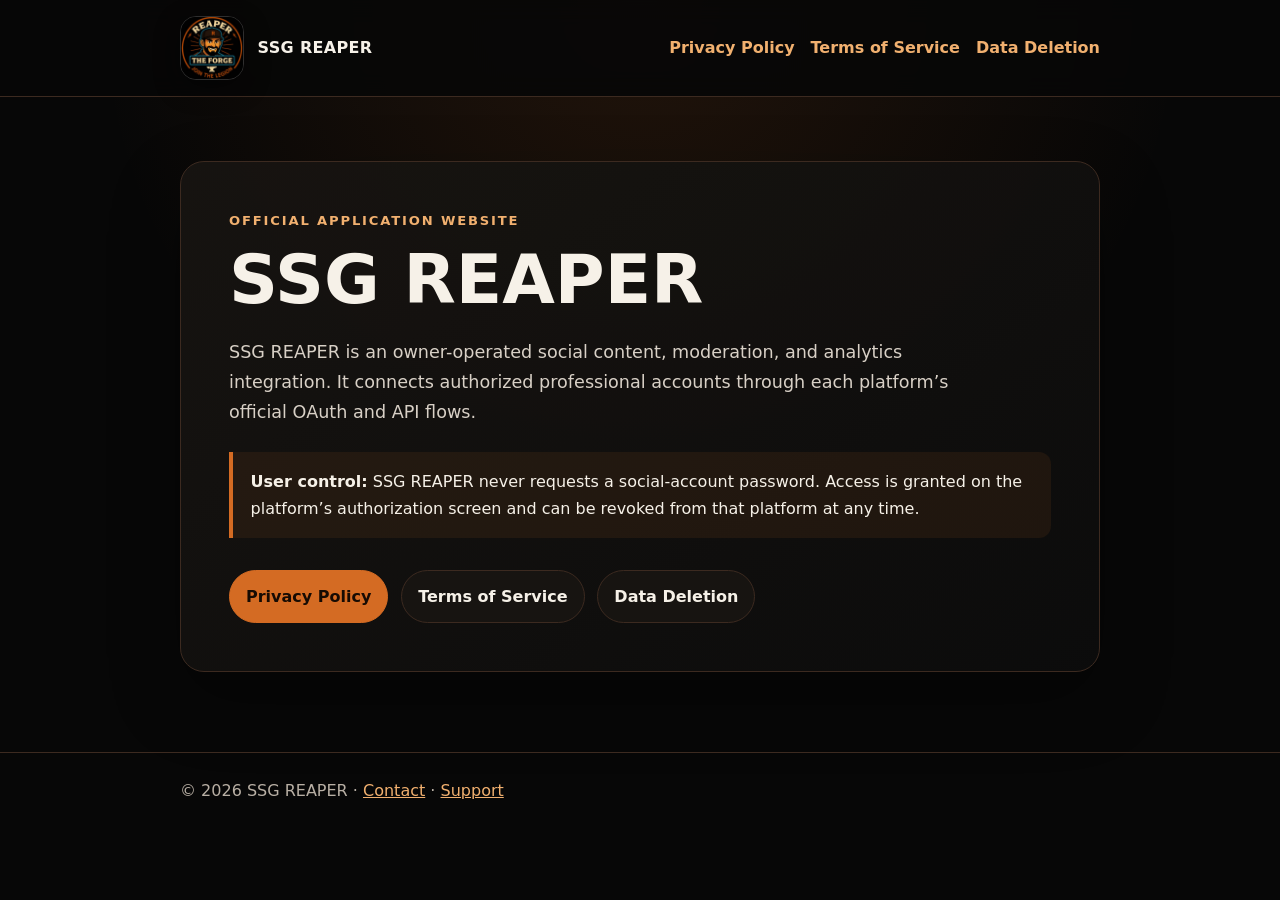
<file: index.html>
<!doctype html>
<html lang="en">
<head>
  <meta charset="utf-8">
  <meta name="viewport" content="width=device-width,initial-scale=1">
  <title>SSG REAPER</title>
  <meta name="description" content="Official website and legal information for SSG REAPER, an owner-operated social content and analytics integration.">
  <link rel="icon" type="image/png" href="reaper-icon-1024.png">
  <link rel="stylesheet" href="styles.css">
</head>
<body>
<header class="site-header"><div class="header-inner">
  <a class="brand" href="index.html"><img class="app-icon" src="reaper-icon-1024.png" alt="SSG REAPER" width="64" height="64"><span>SSG REAPER</span></a>
  <nav aria-label="Legal navigation"><a href="privacy.html">Privacy Policy</a><a href="tos.html">Terms of Service</a><a href="data-deletion.html">Data Deletion</a></nav>
</div></header>
<main><section class="hero">
  <div class="eyebrow">Official application website</div>
  <h1>SSG REAPER</h1>
  <p class="lead">SSG REAPER is an owner-operated social content, moderation, and analytics integration. It connects authorized professional accounts through each platform’s official OAuth and API flows.</p>
  <div class="notice"><strong>User control:</strong> SSG REAPER never requests a social-account password. Access is granted on the platform’s authorization screen and can be revoked from that platform at any time.</div>
  <div class="actions"><a class="button primary" href="privacy.html">Privacy Policy</a><a class="button" href="tos.html">Terms of Service</a><a class="button" href="data-deletion.html">Data Deletion</a></div>
</section></main>
<footer><div class="footer-inner">© 2026 SSG REAPER · <a href="mailto:sargesgaming@gmail.com">Contact</a> · <a href="https://github.com/SSGREAPER/we-are-legion-legal/issues">Support</a></div></footer>
</body></html>
</file>
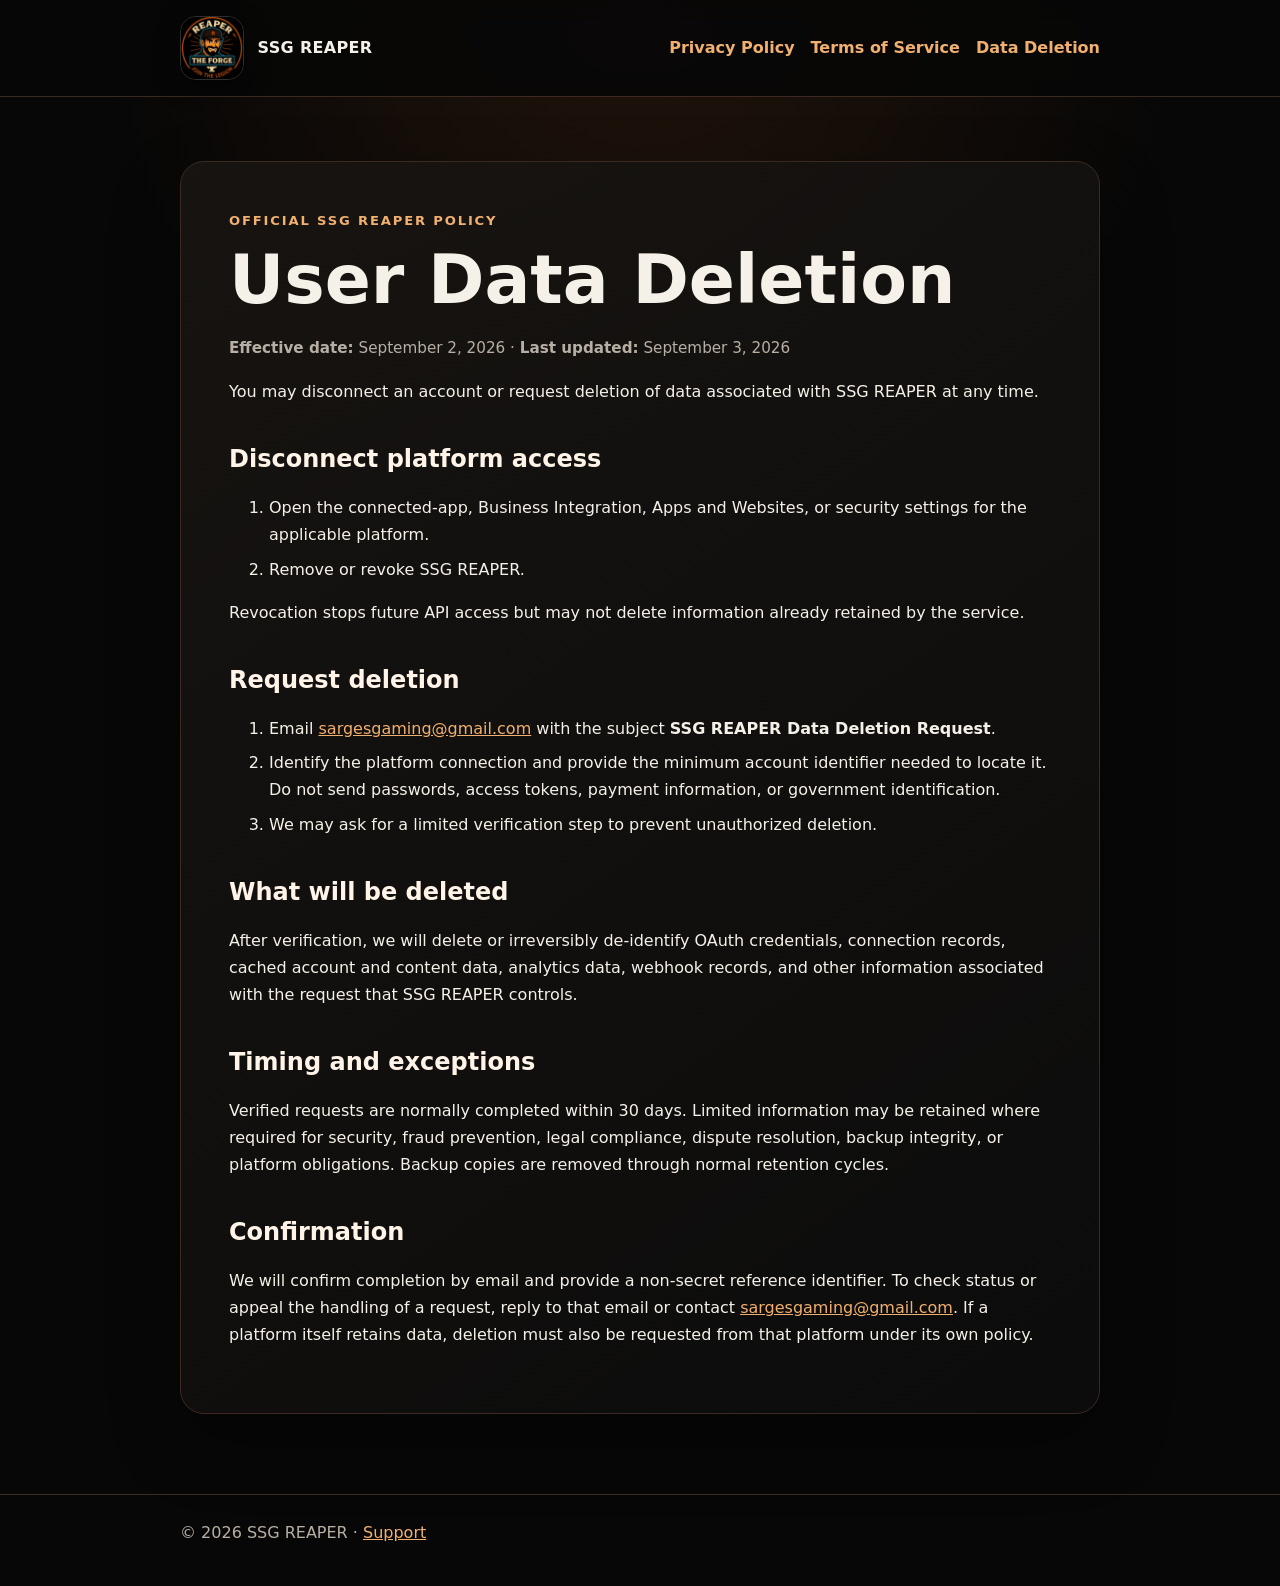
<file: data-deletion.html>
<!doctype html>
<html lang="en">
<head>
  <meta charset="utf-8">
  <meta name="viewport" content="width=device-width,initial-scale=1">
  <title>SSG REAPER Data Deletion</title>
  <meta name="description" content="Instructions for deleting data processed by SSG REAPER">
  <link rel="icon" type="image/png" href="reaper-icon-1024.png">
  <link rel="stylesheet" href="styles.css">
</head>
<body>
<header class="site-header"><div class="header-inner">
  <a class="brand" href="index.html"><img class="app-icon" src="reaper-icon-1024.png" alt="SSG REAPER" width="64" height="64"><span>SSG REAPER</span></a>
  <nav aria-label="Legal navigation"><a href="privacy.html">Privacy Policy</a><a href="tos.html">Terms of Service</a><a href="data-deletion.html">Data Deletion</a></nav>
</div></header>
<main><article class="policy">
  <div class="eyebrow">Official SSG REAPER policy</div>
  <h1>User Data Deletion</h1>
  <p class="meta"><strong>Effective date:</strong> September 2, 2026 · <strong>Last updated:</strong> September 3, 2026</p>
  <p>You may disconnect an account or request deletion of data associated with SSG REAPER at any time.</p>

  <h2>Disconnect platform access</h2>
  <ol>
    <li>Open the connected-app, Business Integration, Apps and Websites, or security settings for the applicable platform.</li>
    <li>Remove or revoke SSG REAPER.</li>
  </ol>
  <p>Revocation stops future API access but may not delete information already retained by the service.</p>

  <h2>Request deletion</h2>
  <ol>
    <li>Email <a href="mailto:sargesgaming@gmail.com?subject=SSG%20REAPER%20Data%20Deletion%20Request">sargesgaming@gmail.com</a> with the subject <strong>SSG REAPER Data Deletion Request</strong>.</li>
    <li>Identify the platform connection and provide the minimum account identifier needed to locate it. Do not send passwords, access tokens, payment information, or government identification.</li>
    <li>We may ask for a limited verification step to prevent unauthorized deletion.</li>
  </ol>

  <h2>What will be deleted</h2>
  <p>After verification, we will delete or irreversibly de-identify OAuth credentials, connection records, cached account and content data, analytics data, webhook records, and other information associated with the request that SSG REAPER controls.</p>

  <h2>Timing and exceptions</h2>
  <p>Verified requests are normally completed within 30 days. Limited information may be retained where required for security, fraud prevention, legal compliance, dispute resolution, backup integrity, or platform obligations. Backup copies are removed through normal retention cycles.</p>

  <h2>Confirmation</h2>
  <p>We will confirm completion by email and provide a non-secret reference identifier. To check status or appeal the handling of a request, reply to that email or contact <a href="mailto:sargesgaming@gmail.com?subject=SSG%20REAPER%20Deletion%20Status">sargesgaming@gmail.com</a>. If a platform itself retains data, deletion must also be requested from that platform under its own policy.</p>
</article></main>
<footer><div class="footer-inner">© 2026 SSG REAPER · <a href="https://github.com/SSGREAPER/we-are-legion-legal/issues">Support</a></div></footer>
</body></html>
</file>
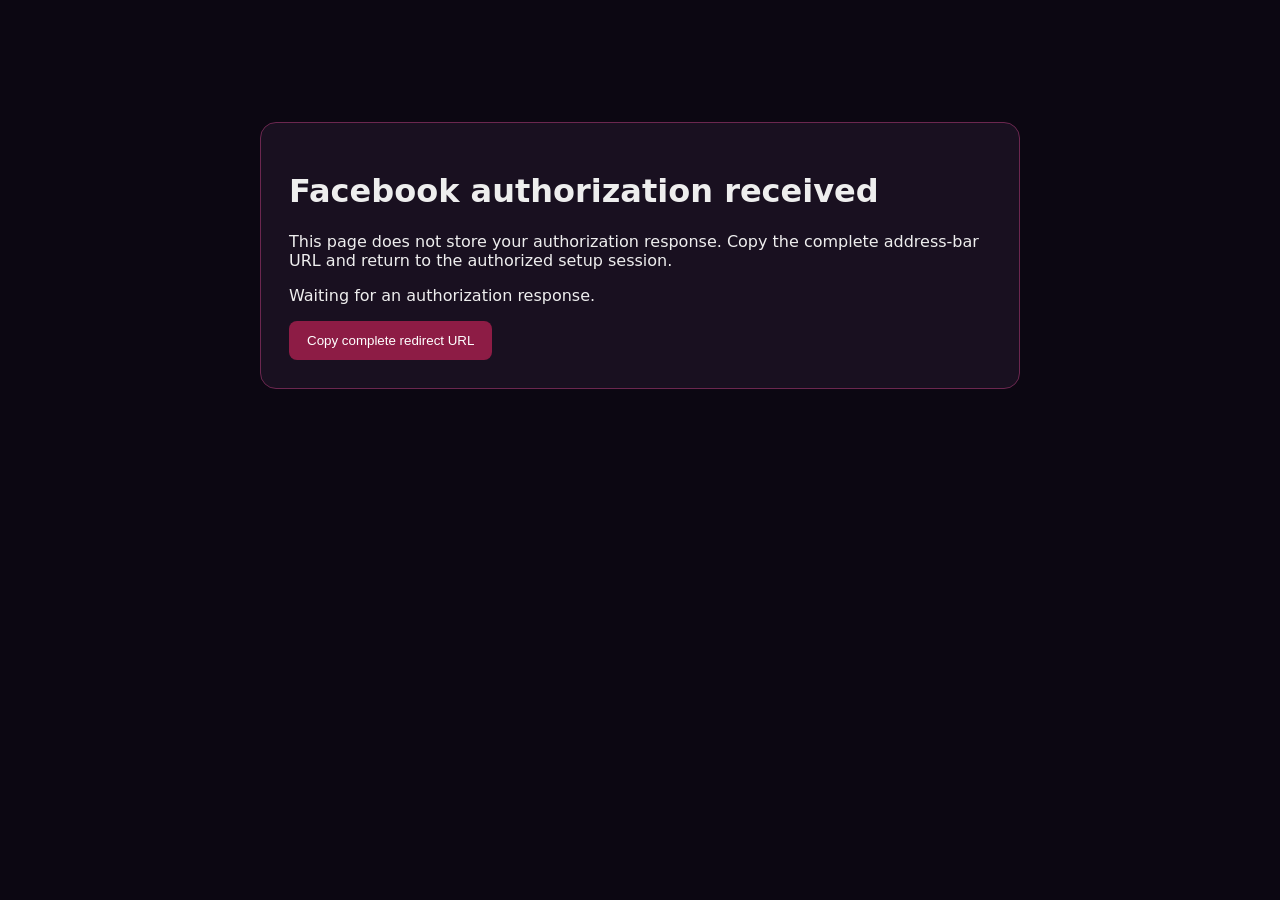
<file: facebook-oauth-callback.html>
<!doctype html><html lang="en"><meta charset="utf-8"><meta name="viewport" content="width=device-width,initial-scale=1"><title>Facebook OAuth Complete | SSG REAPER</title><style>body{font-family:system-ui;background:#0c0712;color:#eee;max-width:760px;margin:10vh auto;padding:32px}main{background:#191020;border:1px solid #6b274f;border-radius:16px;padding:28px}button{background:#8d1c45;color:white;border:0;border-radius:8px;padding:12px 18px}code{word-break:break-all;color:#ff9bbc}</style><main><h1>Facebook authorization received</h1><p>This page does not store your authorization response. Copy the complete address-bar URL and return to the authorized setup session.</p><p id="status"></p><button onclick="navigator.clipboard.writeText(location.href)">Copy complete redirect URL</button><script>const q=new URLSearchParams(location.search);document.getElementById('status').textContent=q.has('code')?'Authorization code received.':q.has('error')?'Authorization was not completed.':'Waiting for an authorization response.';</script></main>
</file>
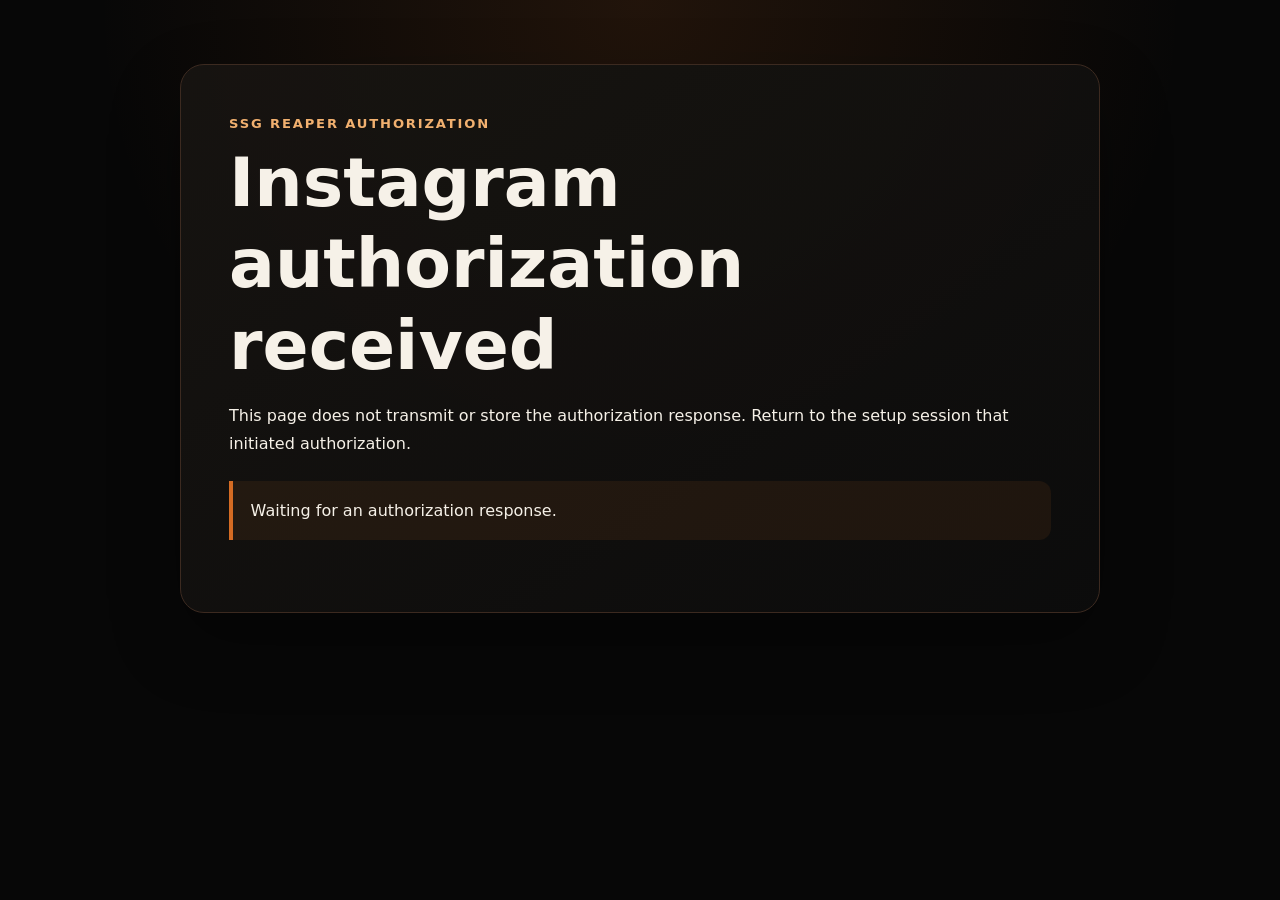
<file: instagram-oauth-callback.html>
<!doctype html>
<html lang="en">
<head>
  <meta charset="utf-8">
  <meta name="viewport" content="width=device-width,initial-scale=1">
  <title>Instagram Authorization Complete | SSG REAPER</title>
  <meta name="robots" content="noindex,nofollow">
  <link rel="icon" type="image/png" href="reaper-icon-1024.png">
  <link rel="stylesheet" href="styles.css">
</head>
<body>
<main><article class="policy">
  <div class="eyebrow">SSG REAPER authorization</div>
  <h1>Instagram authorization received</h1>
  <p>This page does not transmit or store the authorization response. Return to the setup session that initiated authorization.</p>
  <p id="status" class="notice">Checking authorization response…</p>
</article></main>
<script>
  const q = new URLSearchParams(location.search);
  const el = document.getElementById('status');
  el.textContent = q.has('code') ? 'Authorization code received. You may return to the setup session.' : q.has('error') ? 'Authorization was not completed.' : 'Waiting for an authorization response.';
  history.replaceState({}, document.title, location.pathname);
</script>
</body></html>
</file>
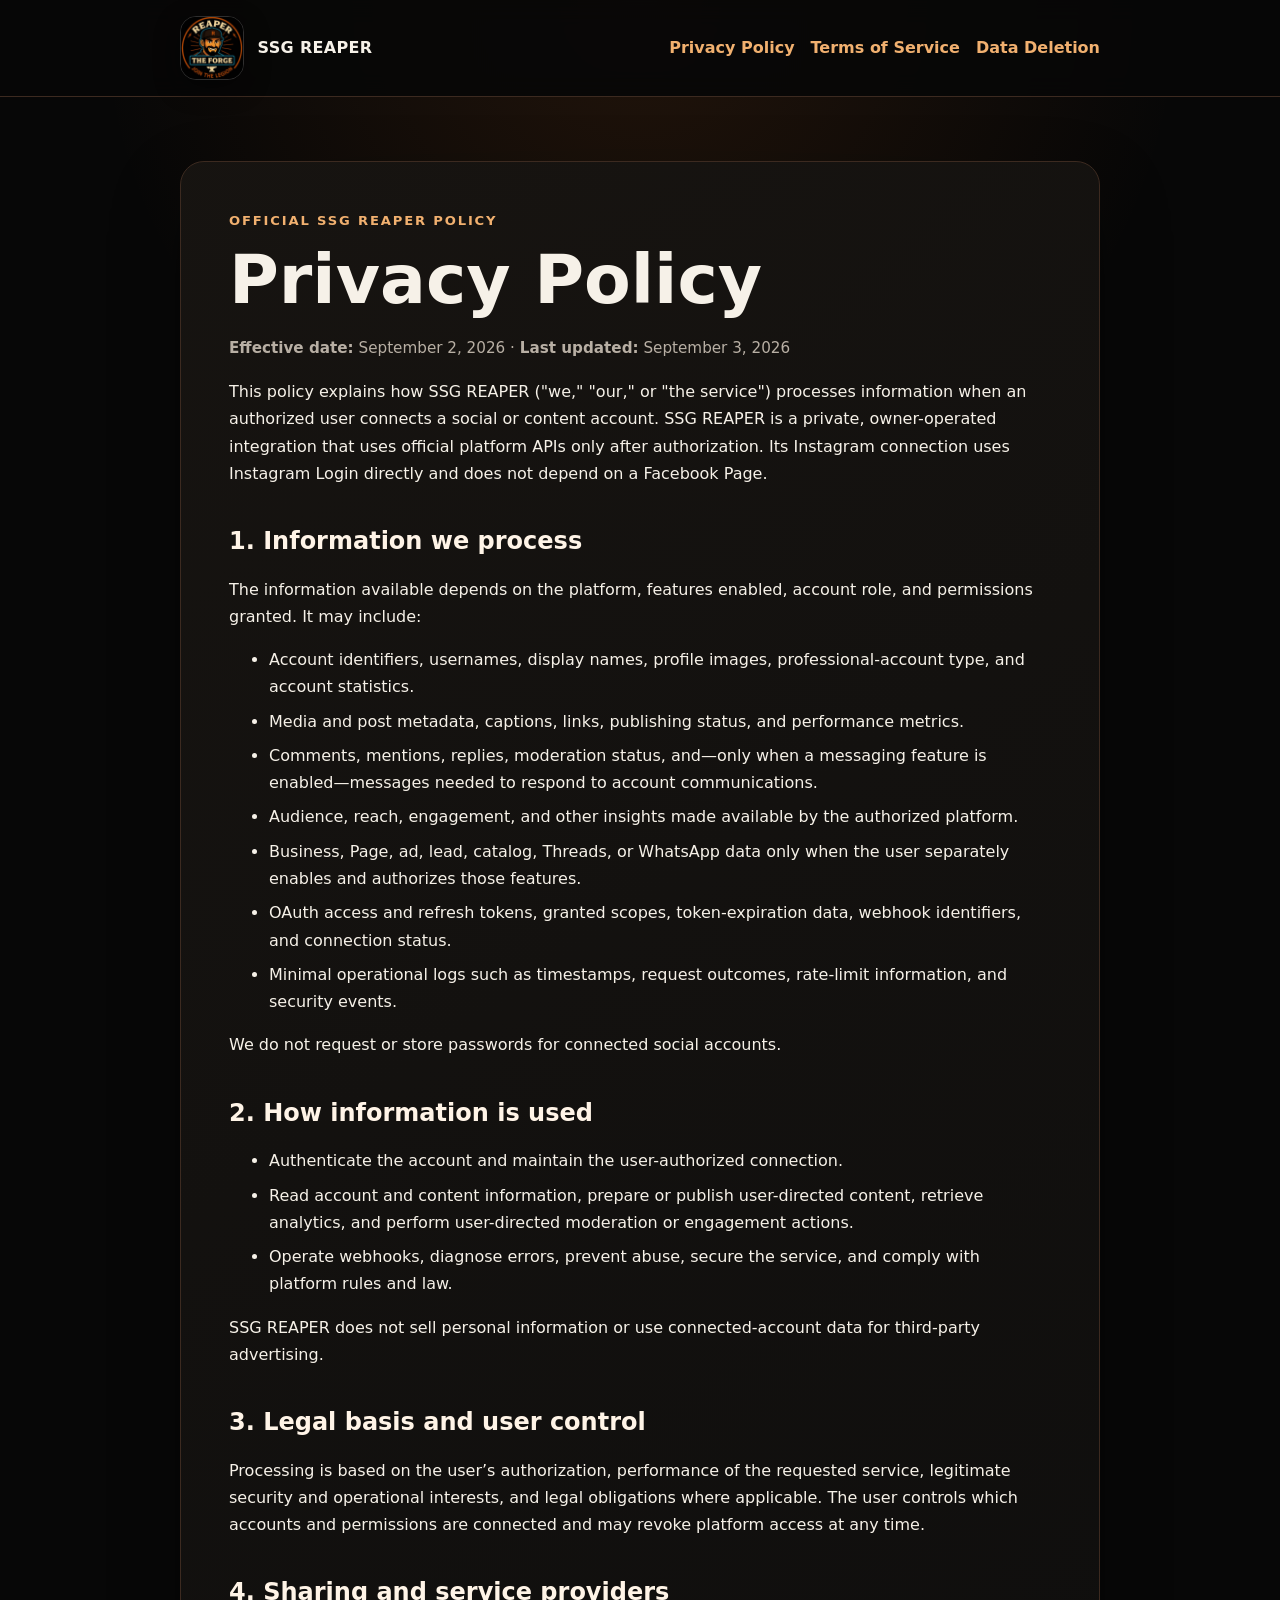
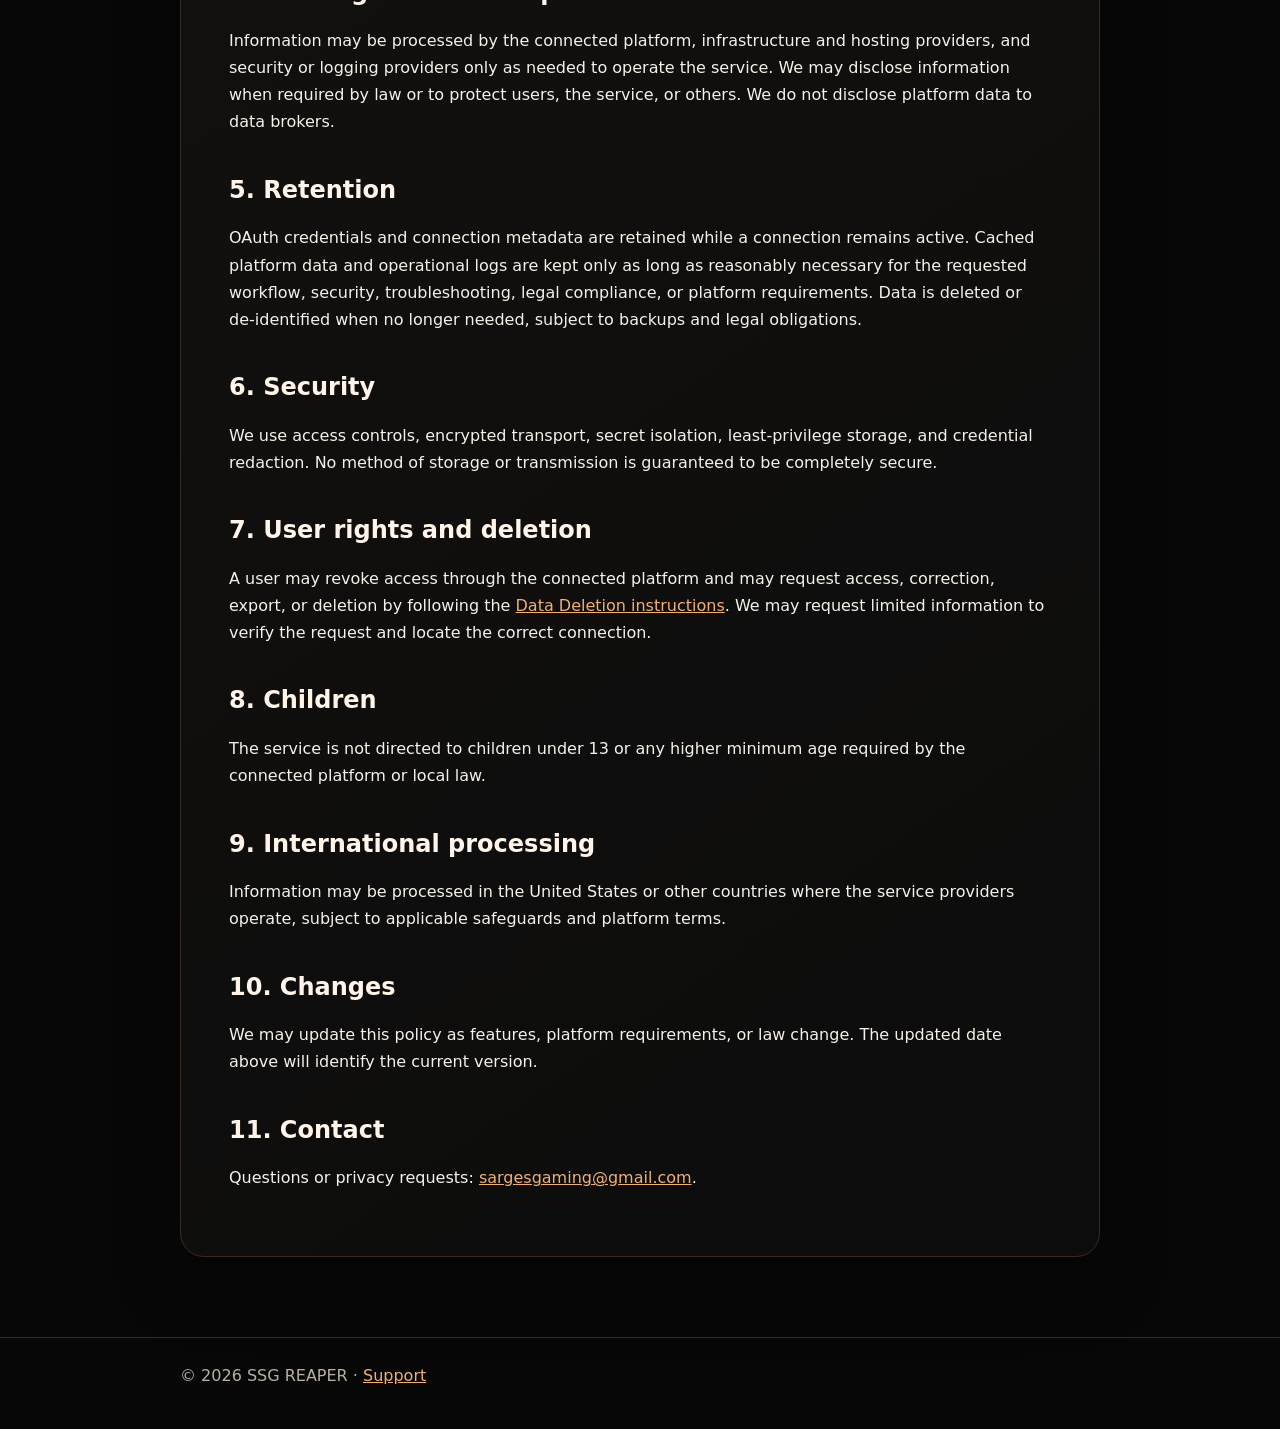
<file: privacy.html>
<!doctype html>
<html lang="en">
<head>
  <meta charset="utf-8">
  <meta name="viewport" content="width=device-width,initial-scale=1">
  <title>SSG REAPER Privacy Policy</title>
  <meta name="description" content="SSG REAPER Privacy Policy">
  <link rel="icon" type="image/png" href="reaper-icon-1024.png">
  <link rel="stylesheet" href="styles.css">
</head>
<body>
<header class="site-header"><div class="header-inner">
  <a class="brand" href="index.html"><img class="app-icon" src="reaper-icon-1024.png" alt="SSG REAPER" width="64" height="64"><span>SSG REAPER</span></a>
  <nav aria-label="Legal navigation"><a href="privacy.html">Privacy Policy</a><a href="tos.html">Terms of Service</a><a href="data-deletion.html">Data Deletion</a></nav>
</div></header>
<main><article class="policy">
  <div class="eyebrow">Official SSG REAPER policy</div>
  <h1>Privacy Policy</h1>
  <p class="meta"><strong>Effective date:</strong> September 2, 2026 · <strong>Last updated:</strong> September 3, 2026</p>
  <p>This policy explains how SSG REAPER ("we," "our," or "the service") processes information when an authorized user connects a social or content account. SSG REAPER is a private, owner-operated integration that uses official platform APIs only after authorization. Its Instagram connection uses Instagram Login directly and does not depend on a Facebook Page.</p>

  <h2>1. Information we process</h2>
  <p>The information available depends on the platform, features enabled, account role, and permissions granted. It may include:</p>
  <ul>
    <li>Account identifiers, usernames, display names, profile images, professional-account type, and account statistics.</li>
    <li>Media and post metadata, captions, links, publishing status, and performance metrics.</li>
    <li>Comments, mentions, replies, moderation status, and—only when a messaging feature is enabled—messages needed to respond to account communications.</li>
    <li>Audience, reach, engagement, and other insights made available by the authorized platform.</li>
    <li>Business, Page, ad, lead, catalog, Threads, or WhatsApp data only when the user separately enables and authorizes those features.</li>
    <li>OAuth access and refresh tokens, granted scopes, token-expiration data, webhook identifiers, and connection status.</li>
    <li>Minimal operational logs such as timestamps, request outcomes, rate-limit information, and security events.</li>
  </ul>
  <p>We do not request or store passwords for connected social accounts.</p>

  <h2>2. How information is used</h2>
  <ul>
    <li>Authenticate the account and maintain the user-authorized connection.</li>
    <li>Read account and content information, prepare or publish user-directed content, retrieve analytics, and perform user-directed moderation or engagement actions.</li>
    <li>Operate webhooks, diagnose errors, prevent abuse, secure the service, and comply with platform rules and law.</li>
  </ul>
  <p>SSG REAPER does not sell personal information or use connected-account data for third-party advertising.</p>

  <h2>3. Legal basis and user control</h2>
  <p>Processing is based on the user’s authorization, performance of the requested service, legitimate security and operational interests, and legal obligations where applicable. The user controls which accounts and permissions are connected and may revoke platform access at any time.</p>

  <h2>4. Sharing and service providers</h2>
  <p>Information may be processed by the connected platform, infrastructure and hosting providers, and security or logging providers only as needed to operate the service. We may disclose information when required by law or to protect users, the service, or others. We do not disclose platform data to data brokers.</p>

  <h2>5. Retention</h2>
  <p>OAuth credentials and connection metadata are retained while a connection remains active. Cached platform data and operational logs are kept only as long as reasonably necessary for the requested workflow, security, troubleshooting, legal compliance, or platform requirements. Data is deleted or de-identified when no longer needed, subject to backups and legal obligations.</p>

  <h2>6. Security</h2>
  <p>We use access controls, encrypted transport, secret isolation, least-privilege storage, and credential redaction. No method of storage or transmission is guaranteed to be completely secure.</p>

  <h2>7. User rights and deletion</h2>
  <p>A user may revoke access through the connected platform and may request access, correction, export, or deletion by following the <a href="data-deletion.html">Data Deletion instructions</a>. We may request limited information to verify the request and locate the correct connection.</p>

  <h2>8. Children</h2>
  <p>The service is not directed to children under 13 or any higher minimum age required by the connected platform or local law.</p>

  <h2>9. International processing</h2>
  <p>Information may be processed in the United States or other countries where the service providers operate, subject to applicable safeguards and platform terms.</p>

  <h2>10. Changes</h2>
  <p>We may update this policy as features, platform requirements, or law change. The updated date above will identify the current version.</p>

  <h2>11. Contact</h2>
  <p>Questions or privacy requests: <a href="mailto:sargesgaming@gmail.com?subject=SSG%20REAPER%20Privacy%20Request">sargesgaming@gmail.com</a>.</p>
</article></main>
<footer><div class="footer-inner">© 2026 SSG REAPER · <a href="https://github.com/SSGREAPER/we-are-legion-legal/issues">Support</a></div></footer>
</body></html>
</file>
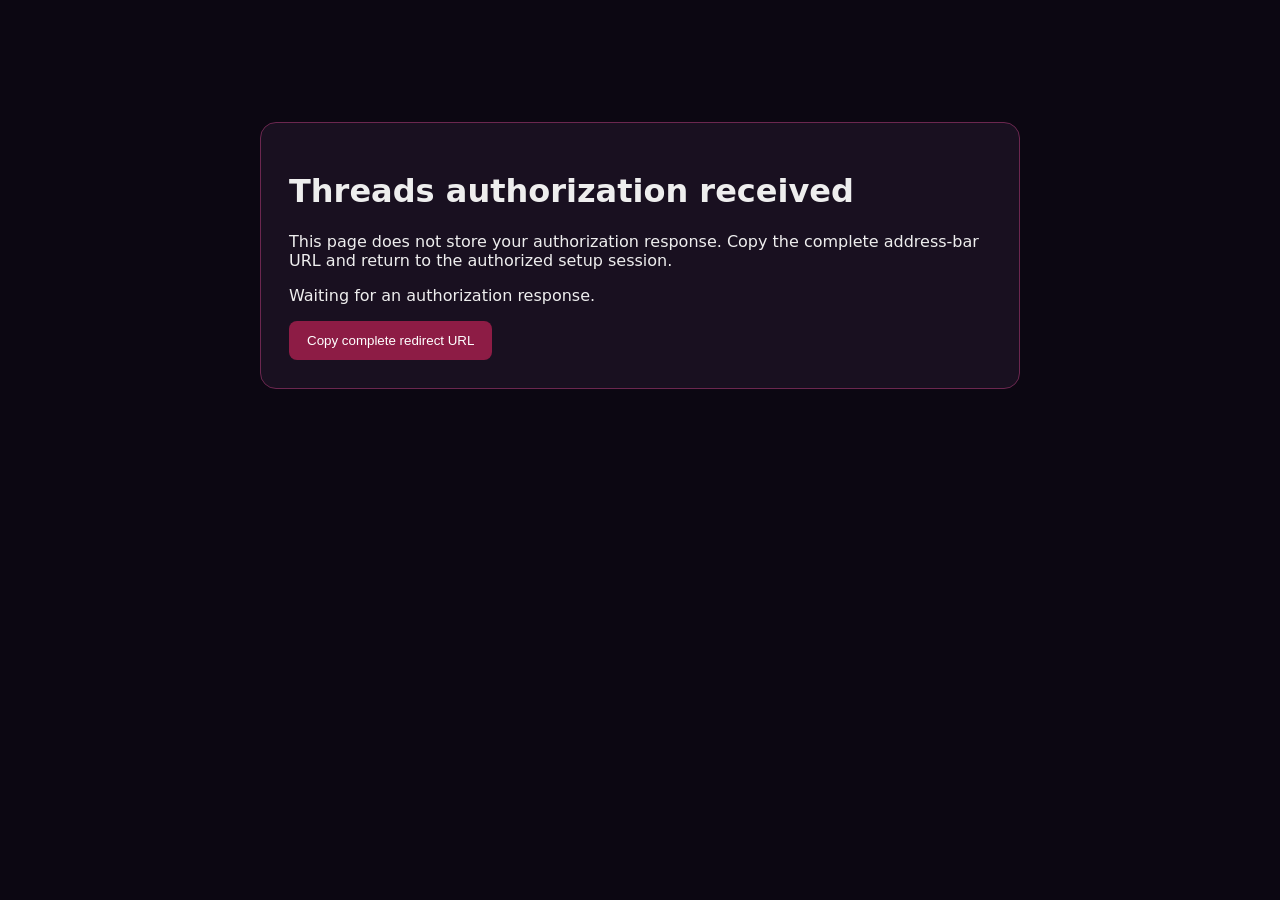
<file: threads-oauth-callback.html>
<!doctype html><html lang="en"><meta charset="utf-8"><meta name="viewport" content="width=device-width,initial-scale=1"><title>Threads OAuth Complete | SSG REAPER</title><style>body{font-family:system-ui;background:#0c0712;color:#eee;max-width:760px;margin:10vh auto;padding:32px}main{background:#191020;border:1px solid #6b274f;border-radius:16px;padding:28px}button{background:#8d1c45;color:white;border:0;border-radius:8px;padding:12px 18px}code{word-break:break-all;color:#ff9bbc}</style><main><h1>Threads authorization received</h1><p>This page does not store your authorization response. Copy the complete address-bar URL and return to the authorized setup session.</p><p id="status"></p><button onclick="navigator.clipboard.writeText(location.href)">Copy complete redirect URL</button><script>const q=new URLSearchParams(location.search);document.getElementById('status').textContent=q.has('code')?'Authorization code received.':q.has('error')?'Authorization was not completed.':'Waiting for an authorization response.';</script></main>
</file>
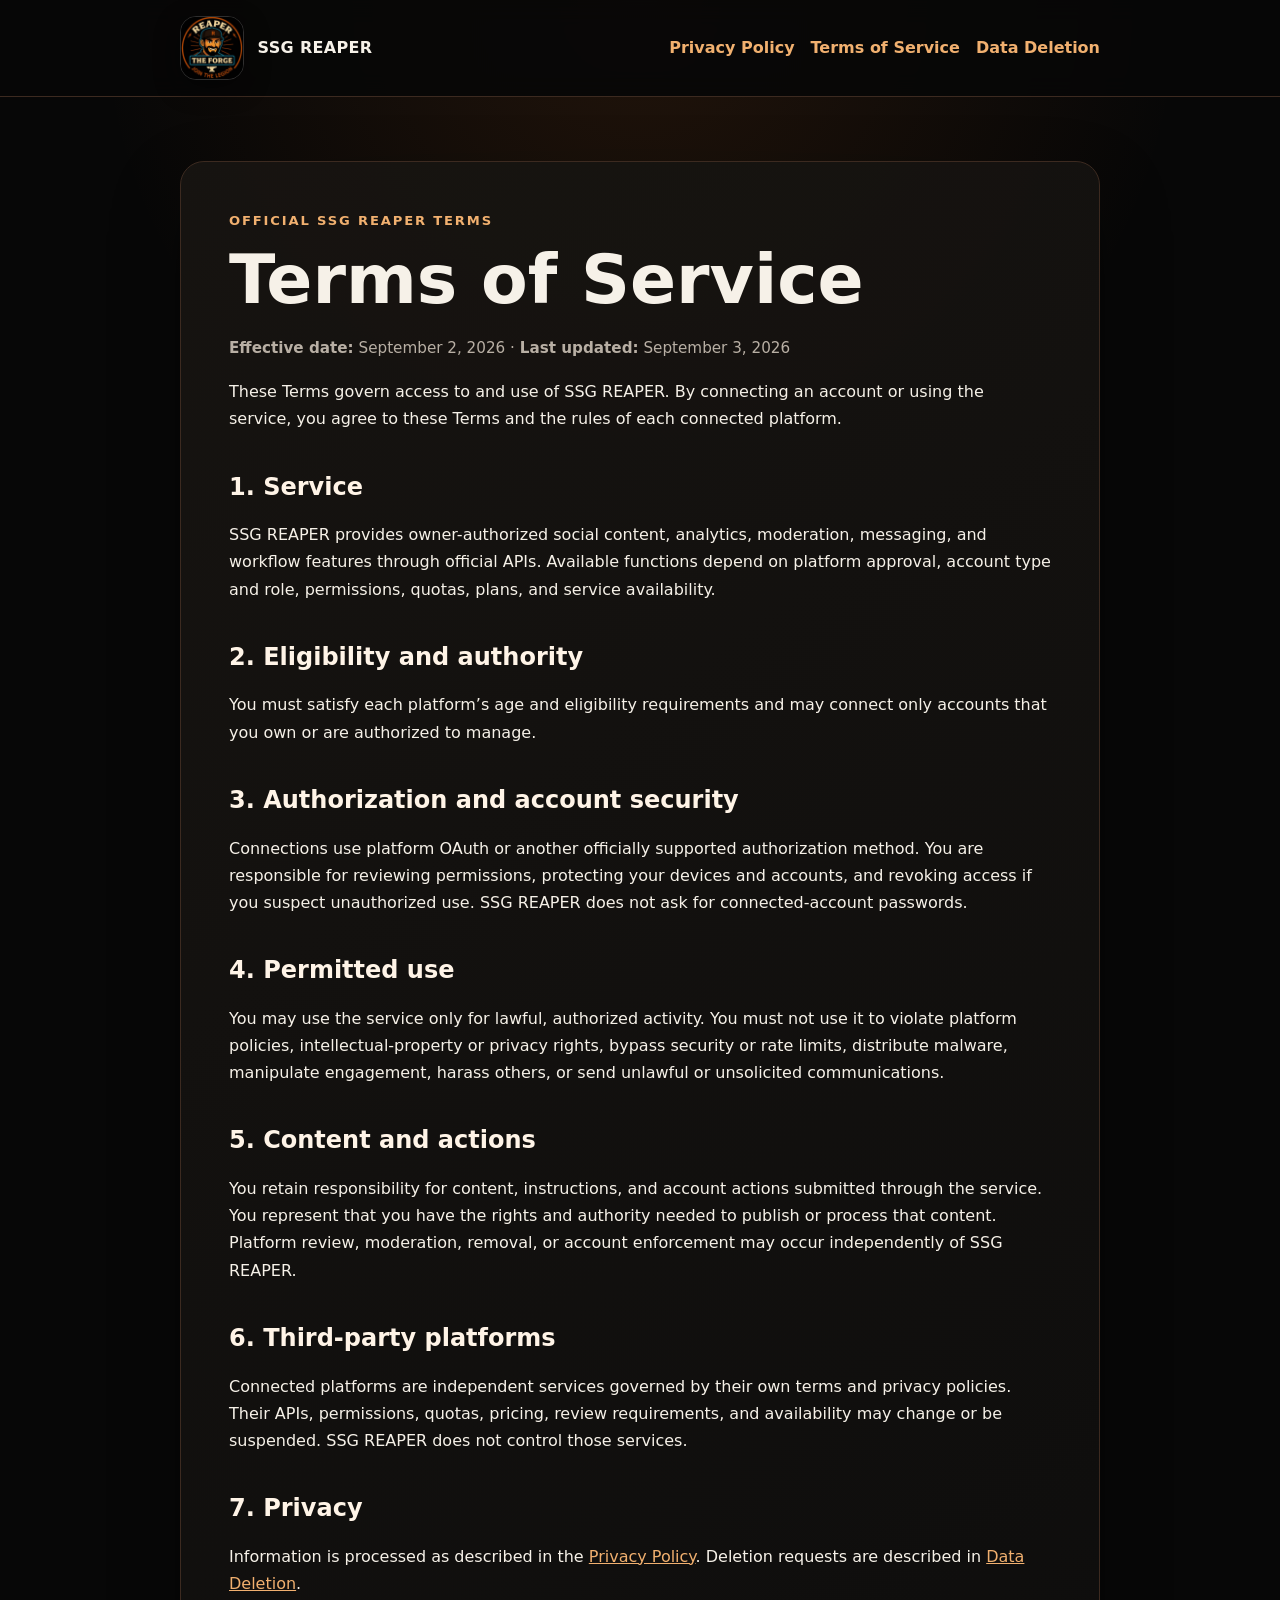
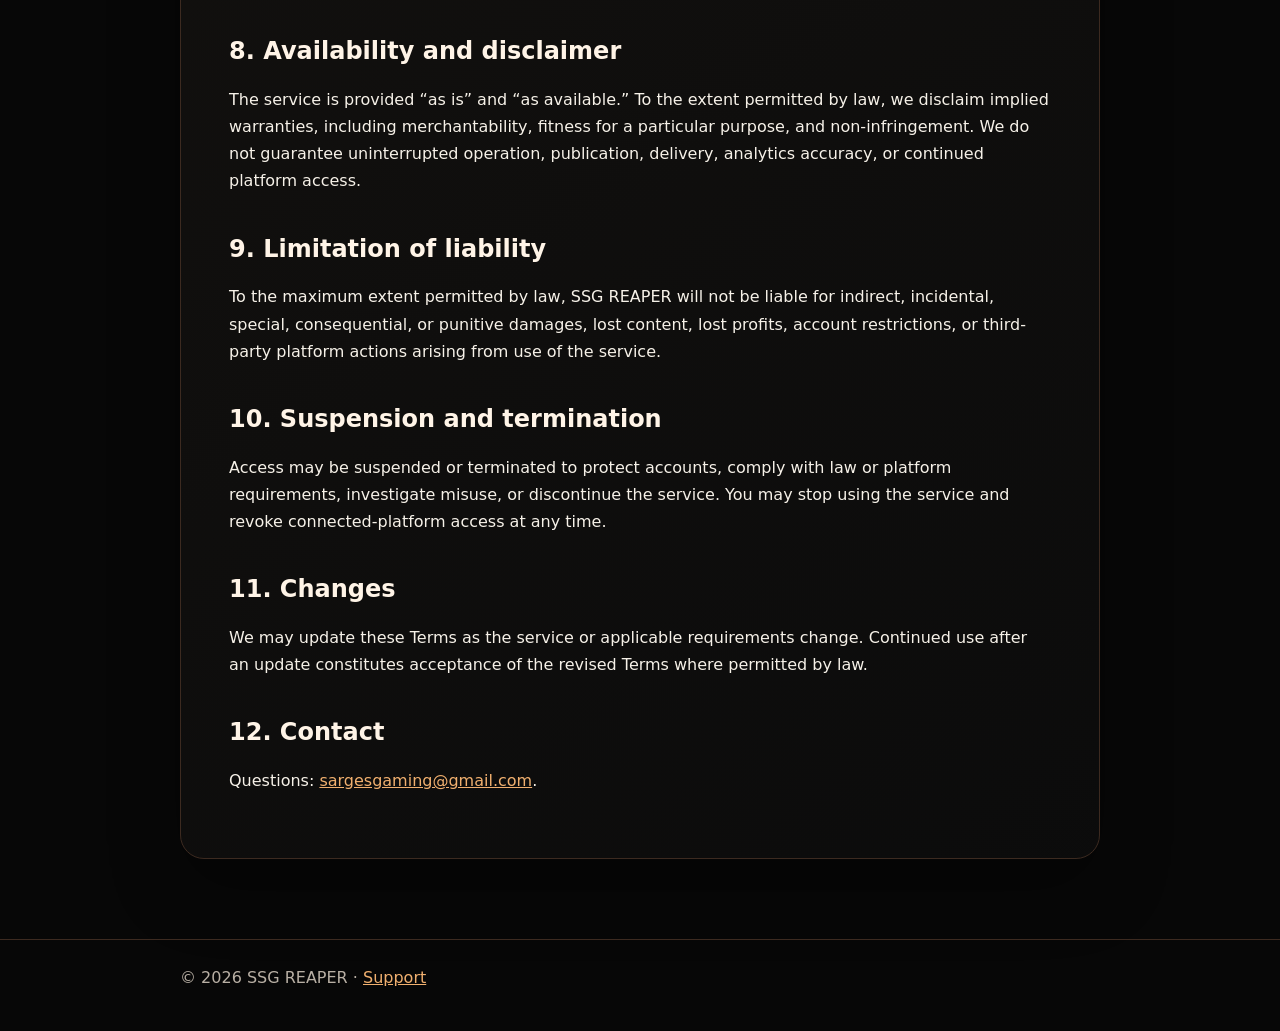
<file: tos.html>
<!doctype html>
<html lang="en">
<head>
  <meta charset="utf-8">
  <meta name="viewport" content="width=device-width,initial-scale=1">
  <title>SSG REAPER Terms of Service</title>
  <meta name="description" content="SSG REAPER Terms of Service">
  <link rel="icon" type="image/png" href="reaper-icon-1024.png">
  <link rel="stylesheet" href="styles.css">
</head>
<body>
<header class="site-header"><div class="header-inner">
  <a class="brand" href="index.html"><img class="app-icon" src="reaper-icon-1024.png" alt="SSG REAPER" width="64" height="64"><span>SSG REAPER</span></a>
  <nav aria-label="Legal navigation"><a href="privacy.html">Privacy Policy</a><a href="tos.html">Terms of Service</a><a href="data-deletion.html">Data Deletion</a></nav>
</div></header>
<main><article class="policy">
  <div class="eyebrow">Official SSG REAPER terms</div>
  <h1>Terms of Service</h1>
  <p class="meta"><strong>Effective date:</strong> September 2, 2026 · <strong>Last updated:</strong> September 3, 2026</p>
  <p>These Terms govern access to and use of SSG REAPER. By connecting an account or using the service, you agree to these Terms and the rules of each connected platform.</p>

  <h2>1. Service</h2>
  <p>SSG REAPER provides owner-authorized social content, analytics, moderation, messaging, and workflow features through official APIs. Available functions depend on platform approval, account type and role, permissions, quotas, plans, and service availability.</p>

  <h2>2. Eligibility and authority</h2>
  <p>You must satisfy each platform’s age and eligibility requirements and may connect only accounts that you own or are authorized to manage.</p>

  <h2>3. Authorization and account security</h2>
  <p>Connections use platform OAuth or another officially supported authorization method. You are responsible for reviewing permissions, protecting your devices and accounts, and revoking access if you suspect unauthorized use. SSG REAPER does not ask for connected-account passwords.</p>

  <h2>4. Permitted use</h2>
  <p>You may use the service only for lawful, authorized activity. You must not use it to violate platform policies, intellectual-property or privacy rights, bypass security or rate limits, distribute malware, manipulate engagement, harass others, or send unlawful or unsolicited communications.</p>

  <h2>5. Content and actions</h2>
  <p>You retain responsibility for content, instructions, and account actions submitted through the service. You represent that you have the rights and authority needed to publish or process that content. Platform review, moderation, removal, or account enforcement may occur independently of SSG REAPER.</p>

  <h2>6. Third-party platforms</h2>
  <p>Connected platforms are independent services governed by their own terms and privacy policies. Their APIs, permissions, quotas, pricing, review requirements, and availability may change or be suspended. SSG REAPER does not control those services.</p>

  <h2>7. Privacy</h2>
  <p>Information is processed as described in the <a href="privacy.html">Privacy Policy</a>. Deletion requests are described in <a href="data-deletion.html">Data Deletion</a>.</p>

  <h2>8. Availability and disclaimer</h2>
  <p>The service is provided “as is” and “as available.” To the extent permitted by law, we disclaim implied warranties, including merchantability, fitness for a particular purpose, and non-infringement. We do not guarantee uninterrupted operation, publication, delivery, analytics accuracy, or continued platform access.</p>

  <h2>9. Limitation of liability</h2>
  <p>To the maximum extent permitted by law, SSG REAPER will not be liable for indirect, incidental, special, consequential, or punitive damages, lost content, lost profits, account restrictions, or third-party platform actions arising from use of the service.</p>

  <h2>10. Suspension and termination</h2>
  <p>Access may be suspended or terminated to protect accounts, comply with law or platform requirements, investigate misuse, or discontinue the service. You may stop using the service and revoke connected-platform access at any time.</p>

  <h2>11. Changes</h2>
  <p>We may update these Terms as the service or applicable requirements change. Continued use after an update constitutes acceptance of the revised Terms where permitted by law.</p>

  <h2>12. Contact</h2>
  <p>Questions: <a href="mailto:sargesgaming@gmail.com?subject=SSG%20REAPER%20Terms%20Question">sargesgaming@gmail.com</a>.</p>
</article></main>
<footer><div class="footer-inner">© 2026 SSG REAPER · <a href="https://github.com/SSGREAPER/we-are-legion-legal/issues">Support</a></div></footer>
</body></html>
</file>
<file: styles.css>
:root {
  color-scheme: dark; --bg:#070707; --panel:#11100f; --text:#f6f1e8; --muted:#b8afa4;
  --accent:#d46b23; --accent-soft:#f1b06f; --border:#3c2a20;
  font-family:Inter,ui-sans-serif,system-ui,-apple-system,BlinkMacSystemFont,"Segoe UI",sans-serif;
}
*{box-sizing:border-box} body{margin:0;min-height:100vh;background:radial-gradient(circle at top,rgba(212,107,35,.13),transparent 34rem),var(--bg);color:var(--text);line-height:1.7}
a{color:var(--accent-soft)}a:hover{color:#ffd0a3}.site-header{border-bottom:1px solid var(--border);background:rgba(7,7,7,.9);backdrop-filter:blur(12px)}
.header-inner,main,.footer-inner{width:min(920px,calc(100% - 2rem));margin-inline:auto}.header-inner{display:flex;align-items:center;justify-content:space-between;gap:1rem;padding:1rem 0}.brand{display:inline-flex;align-items:center;gap:.85rem;color:var(--text);text-decoration:none;font-weight:800;letter-spacing:.02em}.app-icon{width:64px;height:64px;border-radius:16px;object-fit:cover;border:1px solid rgba(255,255,255,.16);box-shadow:0 8px 26px rgba(0,0,0,.34)}nav{display:flex;flex-wrap:wrap;gap:1rem}nav a{text-decoration:none;font-weight:650}main{padding:4rem 0 5rem}.hero,.policy{background:linear-gradient(145deg,rgba(23,20,17,.96),rgba(12,12,12,.96));border:1px solid var(--border);border-radius:24px;padding:clamp(1.5rem,4vw,3rem);box-shadow:0 28px 70px rgba(0,0,0,.32)}.eyebrow{color:var(--accent-soft);font-size:.82rem;font-weight:800;letter-spacing:.14em;text-transform:uppercase}h1,h2,h3{line-height:1.2}h1{margin:.4rem 0 1rem;font-size:clamp(2.2rem,6vw,4.25rem)}h2{margin-top:2.5rem;color:#fff4e7}h3{margin-top:1.75rem}.lead{color:#d8d0c6;font-size:1.1rem;max-width:66ch}.meta{color:var(--muted);font-size:.95rem}.actions{display:flex;flex-wrap:wrap;gap:.8rem;margin-top:2rem}.button{display:inline-flex;padding:.75rem 1rem;border-radius:999px;border:1px solid var(--border);background:#171411;color:var(--text);text-decoration:none;font-weight:750}.button.primary{background:var(--accent);border-color:var(--accent);color:#160b03}.notice{margin:1.5rem 0;padding:1rem 1.1rem;border-left:4px solid var(--accent);background:rgba(212,107,35,.09);border-radius:0 12px 12px 0}li+li{margin-top:.45rem}footer{border-top:1px solid var(--border);color:var(--muted)}.footer-inner{padding:1.5rem 0 2.5rem}@media(max-width:680px){.header-inner{align-items:flex-start;flex-direction:column}main{padding-top:2rem}.app-icon{width:56px;height:56px;border-radius:14px}}
</file>
